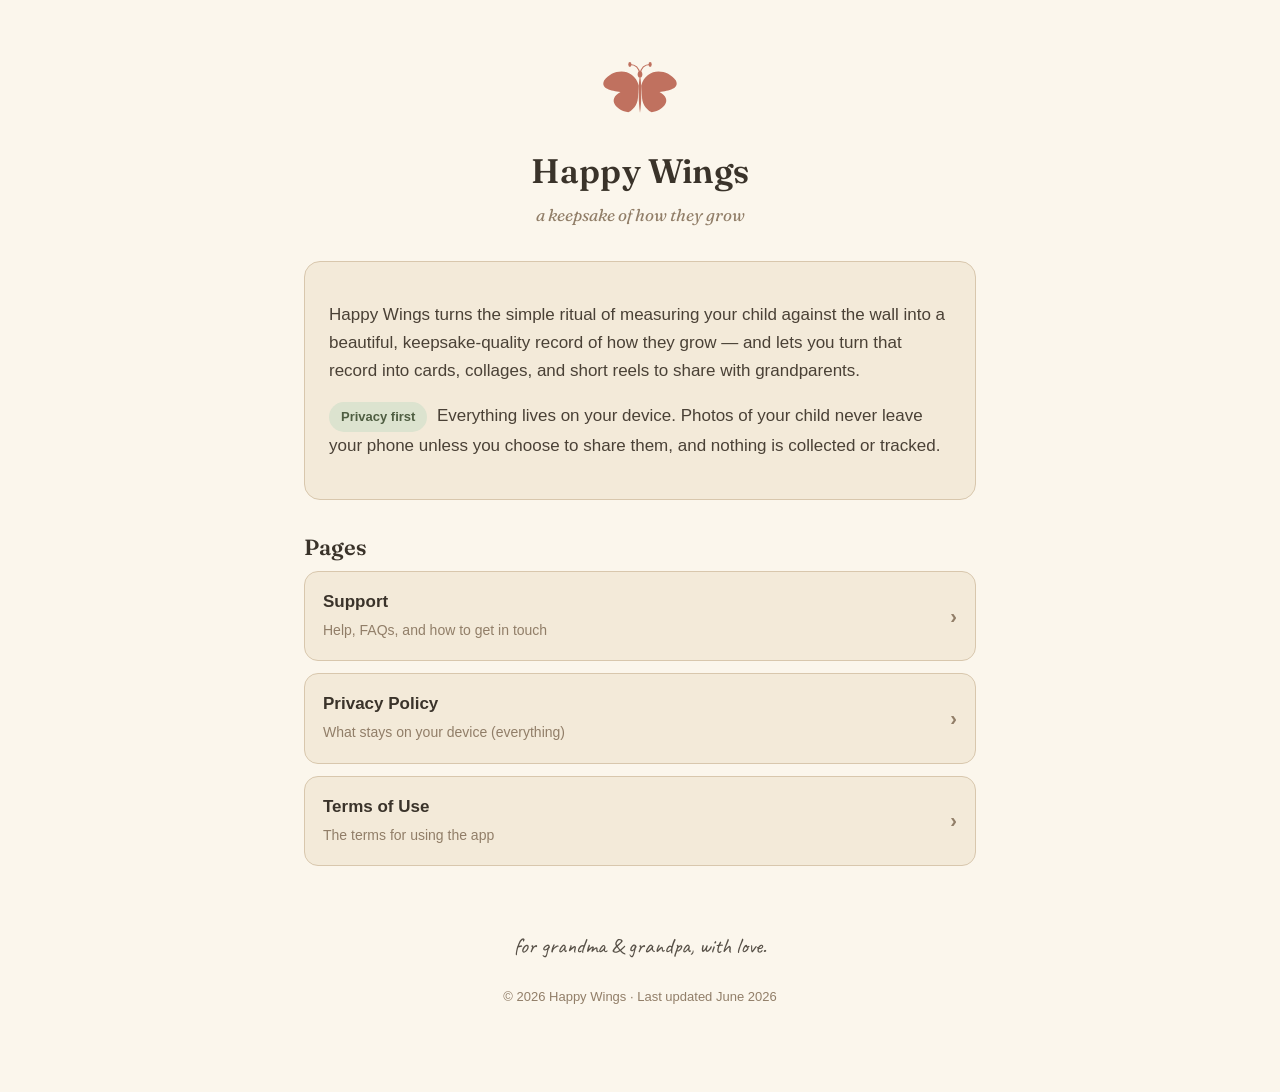
<file: index.html>
<!DOCTYPE html>
<html lang="en">
<head>
<meta charset="UTF-8">
<meta name="viewport" content="width=device-width, initial-scale=1">
<title>Happy Wings</title>
<meta name="description" content="Happy Wings — a keepsake of how they grow. Support, terms, and privacy.">
<link rel="preconnect" href="https://fonts.googleapis.com">
<link href="https://fonts.googleapis.com/css2?family=Fraunces:ital,opsz,wght@0,9..144,400;0,9..144,600;1,9..144,400&family=Caveat&display=swap" rel="stylesheet">
<link rel="stylesheet" href="style.css">
</head>
<body>
<div class="wrap">
  <header class="site">
    <svg class="wings" viewBox="0 0 200 130" xmlns="http://www.w3.org/2000/svg" aria-hidden="true">
      <g fill="currentColor">
        <path d="M 102.25 56.84 C 112.00 20.57 152.50 23.36 169.00 46.61 C 176.50 62.42 155.50 66.14 137.50 68.93 C 164.50 83.81 145.00 104.27 122.50 107.99 C 109.00 100.55 103.75 88.46 103.75 76.37 L 102.25 56.84 Z"/>
        <path d="M 97.75 56.84 C 88.00 20.57 47.50 23.36 31.00 46.61 C 23.50 62.42 44.50 66.14 62.50 68.93 C 35.50 83.81 55.00 104.27 77.50 107.99 C 91.00 100.55 96.25 88.46 96.25 76.37 L 97.75 56.84 Z"/>
        <path d="M 100.00 36.38 C 104.50 58.70 102.25 95.90 100.00 108.92 C 97.75 95.90 95.50 58.70 100.00 36.38 Z"/>
        <ellipse cx="100.00" cy="34.99" rx="4.50" ry="6.04"/>
        <path d="M 100.00 34.52 Q 103.00 15.92 119.50 15.92" stroke="currentColor" stroke-width="2.2" fill="none" stroke-linecap="round"/>
        <path d="M 100.00 34.52 Q 97.00 15.92 80.50 15.92" stroke="currentColor" stroke-width="2.2" fill="none" stroke-linecap="round"/>
        <ellipse cx="119.50" cy="15.92" rx="3.00" ry="4.65"/>
        <ellipse cx="80.50" cy="15.92" rx="3.00" ry="4.65"/>
      </g>
    </svg>
    <div class="brand">Happy Wings</div>
    <p class="tagline">a keepsake of how they grow</p>
  </header>

  <div class="card">
    <p>Happy Wings turns the simple ritual of measuring your child against the wall
    into a beautiful, keepsake-quality record of how they grow — and lets you turn
    that record into cards, collages, and short reels to share with grandparents.</p>
    <p><span class="pill">Privacy first</span> &nbsp;Everything lives on your device.
    Photos of your child never leave your phone unless you choose to share them, and
    nothing is collected or tracked.</p>
  </div>

  <h2>Pages</h2>
  <ul class="toc">
    <li><a href="support.html"><span><strong>Support</strong><br><span class="desc">Help, FAQs, and how to get in touch</span></span><span class="chev">&rsaquo;</span></a></li>
    <li><a href="privacy.html"><span><strong>Privacy Policy</strong><br><span class="desc">What stays on your device (everything)</span></span><span class="chev">&rsaquo;</span></a></li>
    <li><a href="terms.html"><span><strong>Terms of Use</strong><br><span class="desc">The terms for using the app</span></span><span class="chev">&rsaquo;</span></a></li>
  </ul>

  <footer class="site">
    <p class="signature">for grandma &amp; grandpa, with love.</p>
    <p>© 2026 Happy Wings · Last updated June 2026</p>
  </footer>
</div>
</body>
</html>
</file>
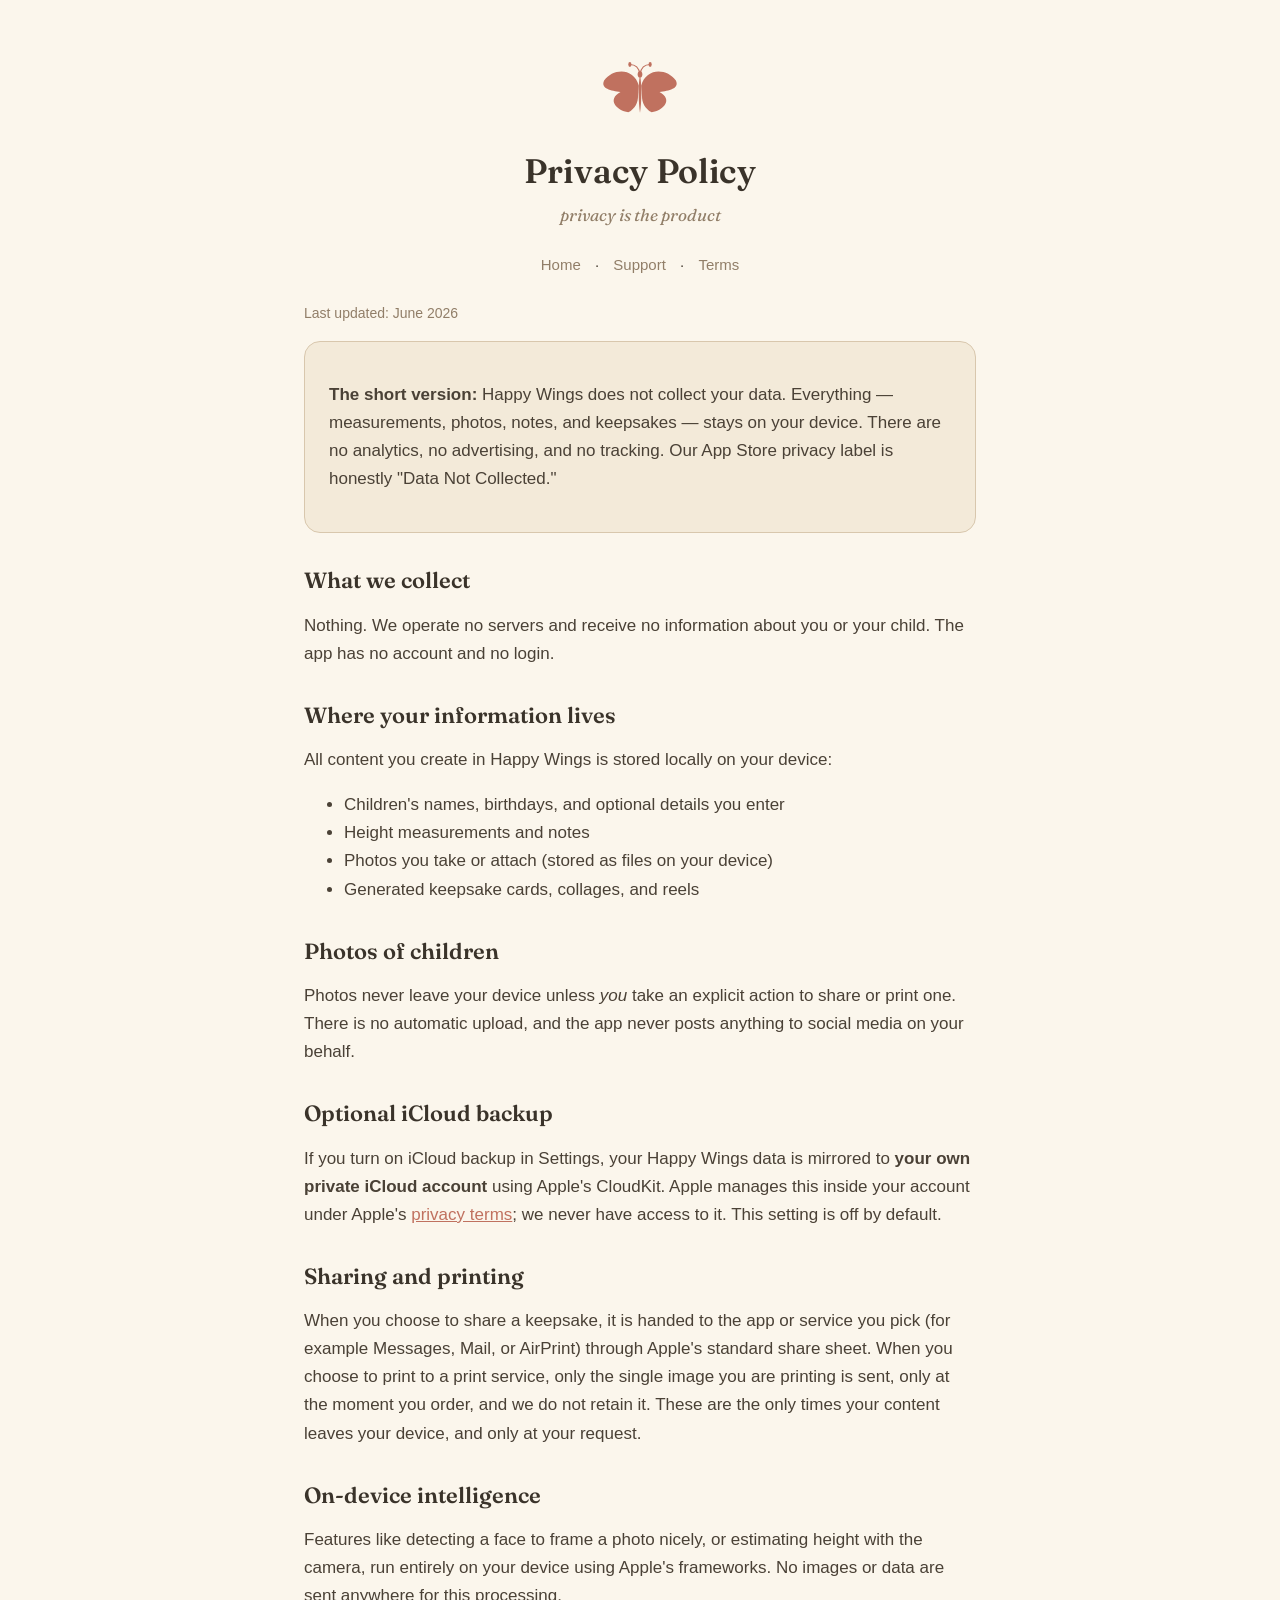
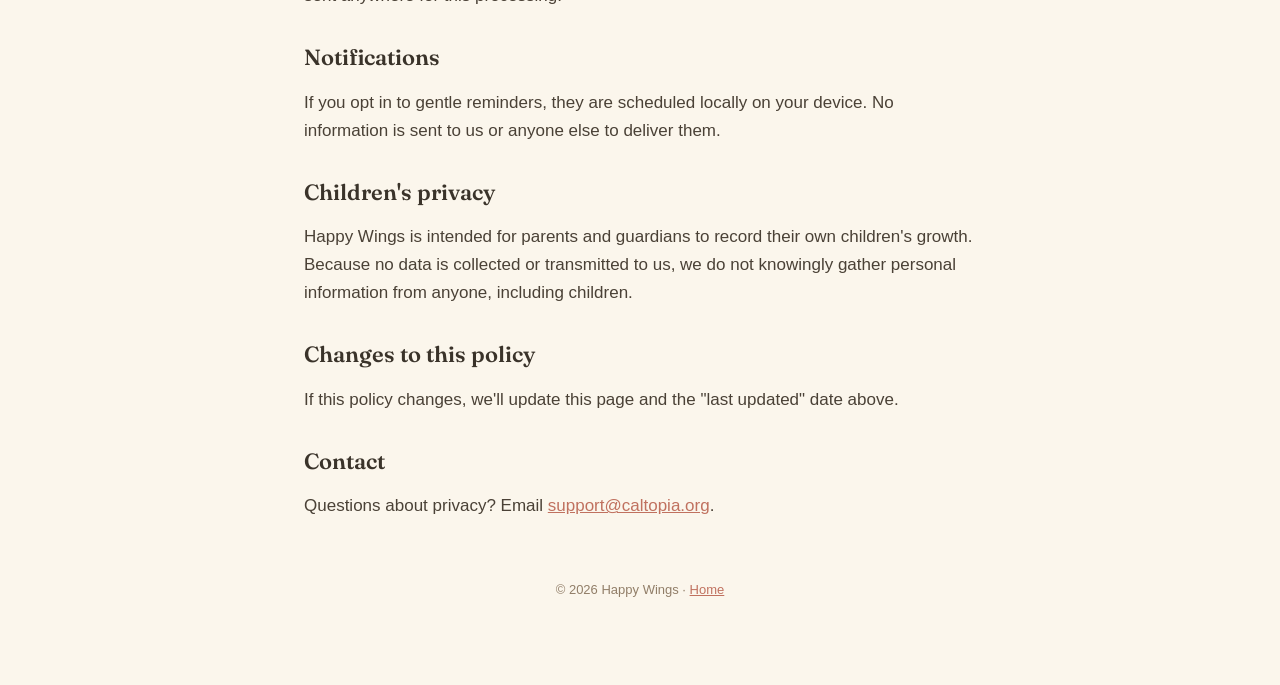
<file: privacy.html>
<!DOCTYPE html>
<html lang="en">
<head>
<meta charset="UTF-8">
<meta name="viewport" content="width=device-width, initial-scale=1">
<title>Privacy Policy · Happy Wings</title>
<meta name="description" content="Happy Wings privacy policy — data is not collected; everything stays on your device.">
<link rel="preconnect" href="https://fonts.googleapis.com">
<link href="https://fonts.googleapis.com/css2?family=Fraunces:ital,opsz,wght@0,9..144,400;0,9..144,600;1,9..144,400&family=Caveat&display=swap" rel="stylesheet">
<link rel="stylesheet" href="style.css">
</head>
<body>
<div class="wrap">
  <header class="site">
    <a href="index.html" aria-label="Happy Wings home">
      <svg class="wings" viewBox="0 0 200 130" xmlns="http://www.w3.org/2000/svg" aria-hidden="true">
      <g fill="currentColor">
        <path d="M 102.25 56.84 C 112.00 20.57 152.50 23.36 169.00 46.61 C 176.50 62.42 155.50 66.14 137.50 68.93 C 164.50 83.81 145.00 104.27 122.50 107.99 C 109.00 100.55 103.75 88.46 103.75 76.37 L 102.25 56.84 Z"/>
        <path d="M 97.75 56.84 C 88.00 20.57 47.50 23.36 31.00 46.61 C 23.50 62.42 44.50 66.14 62.50 68.93 C 35.50 83.81 55.00 104.27 77.50 107.99 C 91.00 100.55 96.25 88.46 96.25 76.37 L 97.75 56.84 Z"/>
        <path d="M 100.00 36.38 C 104.50 58.70 102.25 95.90 100.00 108.92 C 97.75 95.90 95.50 58.70 100.00 36.38 Z"/>
        <ellipse cx="100.00" cy="34.99" rx="4.50" ry="6.04"/>
        <path d="M 100.00 34.52 Q 103.00 15.92 119.50 15.92" stroke="currentColor" stroke-width="2.2" fill="none" stroke-linecap="round"/>
        <path d="M 100.00 34.52 Q 97.00 15.92 80.50 15.92" stroke="currentColor" stroke-width="2.2" fill="none" stroke-linecap="round"/>
        <ellipse cx="119.50" cy="15.92" rx="3.00" ry="4.65"/>
        <ellipse cx="80.50" cy="15.92" rx="3.00" ry="4.65"/>
      </g>
    </svg>
    </a>
    <div class="brand">Privacy Policy</div>
    <p class="tagline">privacy is the product</p>
  </header>
  <nav class="top"><a href="index.html">Home</a> · <a href="support.html">Support</a> · <a href="terms.html">Terms</a></nav>

  <p class="muted">Last updated: June 2026</p>

  <div class="card">
    <p><strong>The short version:</strong> Happy Wings does not collect your data.
    Everything — measurements, photos, notes, and keepsakes — stays on your device.
    There are no analytics, no advertising, and no tracking. Our App Store privacy
    label is honestly "Data Not Collected."</p>
  </div>

  <h2>What we collect</h2>
  <p>Nothing. We operate no servers and receive no information about you or your
  child. The app has no account and no login.</p>

  <h2>Where your information lives</h2>
  <p>All content you create in Happy Wings is stored locally on your device:</p>
  <ul>
    <li>Children's names, birthdays, and optional details you enter</li>
    <li>Height measurements and notes</li>
    <li>Photos you take or attach (stored as files on your device)</li>
    <li>Generated keepsake cards, collages, and reels</li>
  </ul>

  <h2>Photos of children</h2>
  <p>Photos never leave your device unless <em>you</em> take an explicit action to
  share or print one. There is no automatic upload, and the app never posts anything
  to social media on your behalf.</p>

  <h2>Optional iCloud backup</h2>
  <p>If you turn on iCloud backup in Settings, your Happy Wings data is mirrored to
  <strong>your own private iCloud account</strong> using Apple's CloudKit. Apple
  manages this inside your account under Apple's
  <a href="https://www.apple.com/legal/privacy/">privacy terms</a>; we never have
  access to it. This setting is off by default.</p>

  <h2>Sharing and printing</h2>
  <p>When you choose to share a keepsake, it is handed to the app or service you
  pick (for example Messages, Mail, or AirPrint) through Apple's standard share
  sheet. When you choose to print to a print service, only the single image you are
  printing is sent, only at the moment you order, and we do not retain it. These are
  the only times your content leaves your device, and only at your request.</p>

  <h2>On-device intelligence</h2>
  <p>Features like detecting a face to frame a photo nicely, or estimating height
  with the camera, run entirely on your device using Apple's frameworks. No images
  or data are sent anywhere for this processing.</p>

  <h2>Notifications</h2>
  <p>If you opt in to gentle reminders, they are scheduled locally on your device.
  No information is sent to us or anyone else to deliver them.</p>

  <h2>Children's privacy</h2>
  <p>Happy Wings is intended for parents and guardians to record their own children's
  growth. Because no data is collected or transmitted to us, we do not knowingly
  gather personal information from anyone, including children.</p>

  <h2>Changes to this policy</h2>
  <p>If this policy changes, we'll update this page and the "last updated" date above.</p>

  <h2>Contact</h2>
  <p>Questions about privacy? Email <a href="mailto:support@caltopia.org">support@caltopia.org</a>.</p>

  <footer class="site">
    <p>© 2026 Happy Wings · <a href="index.html">Home</a></p>
  </footer>
</div>
</body>
</html>
</file>
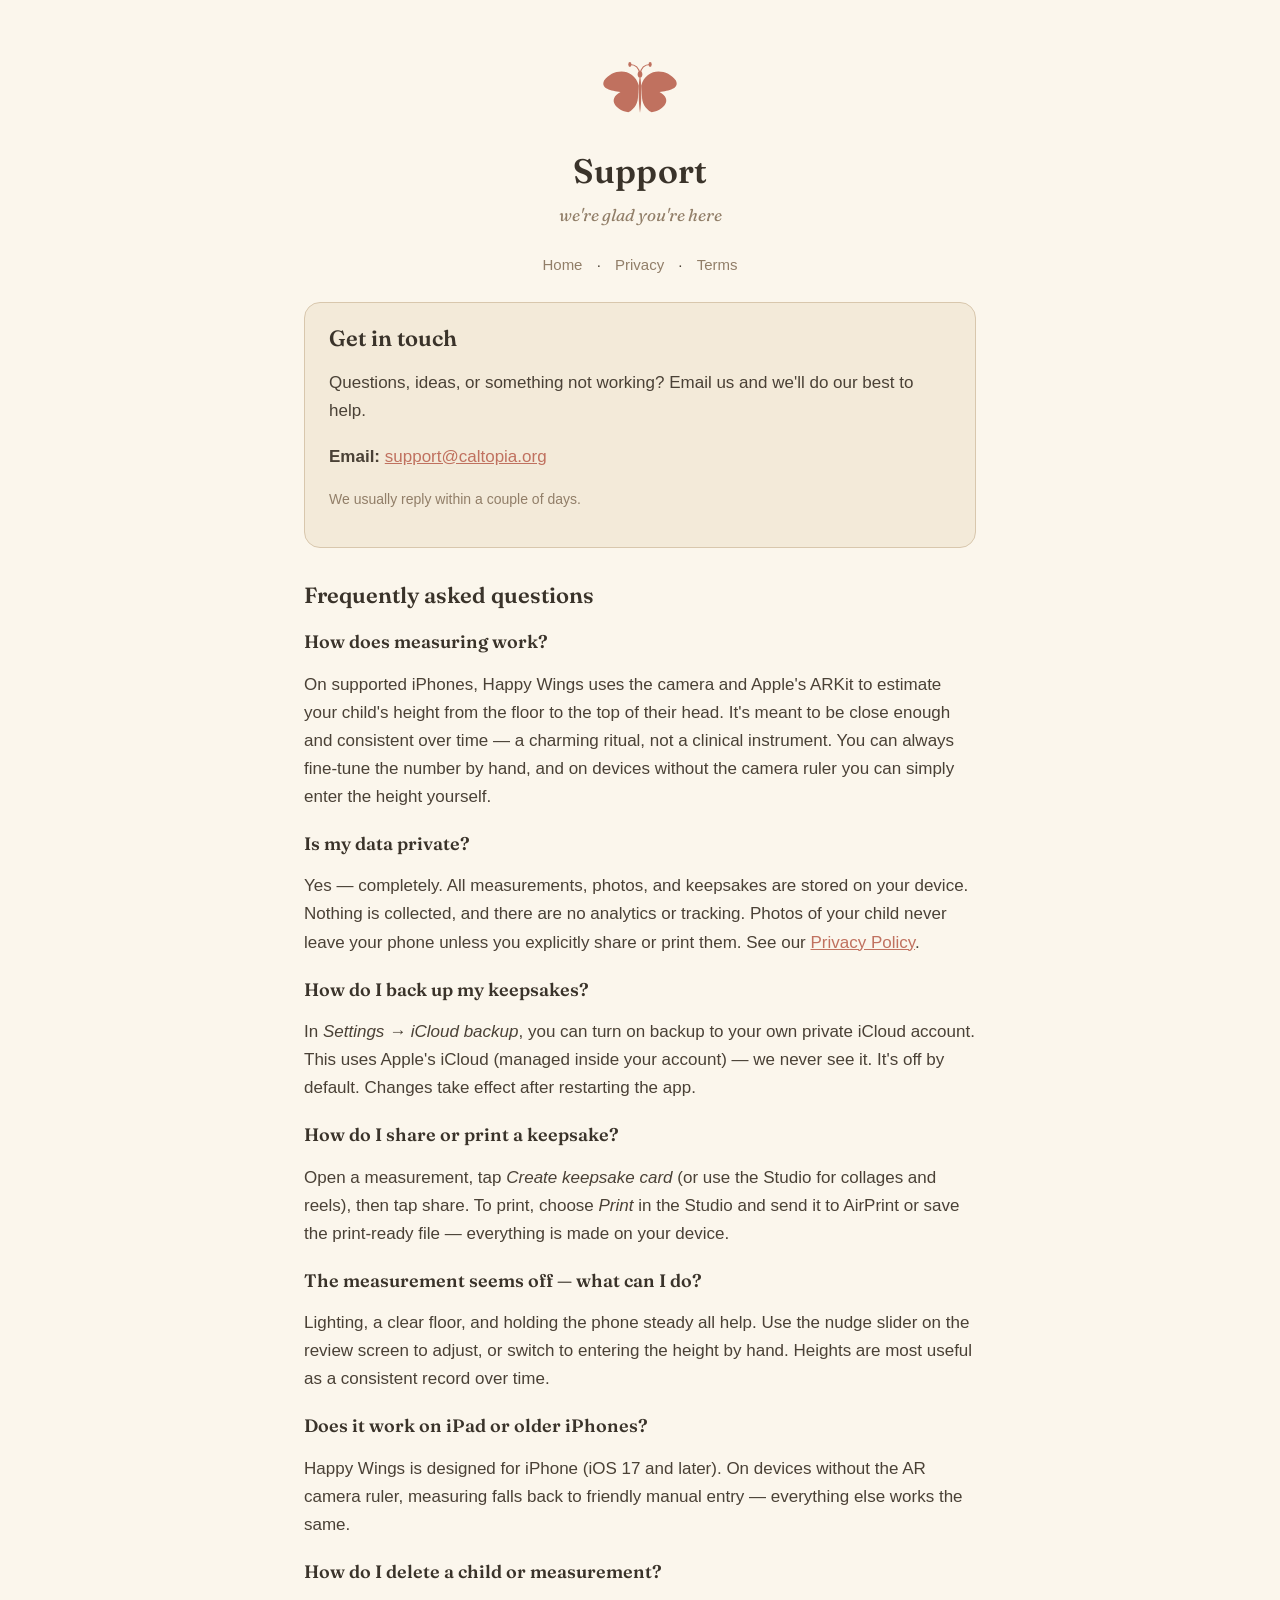
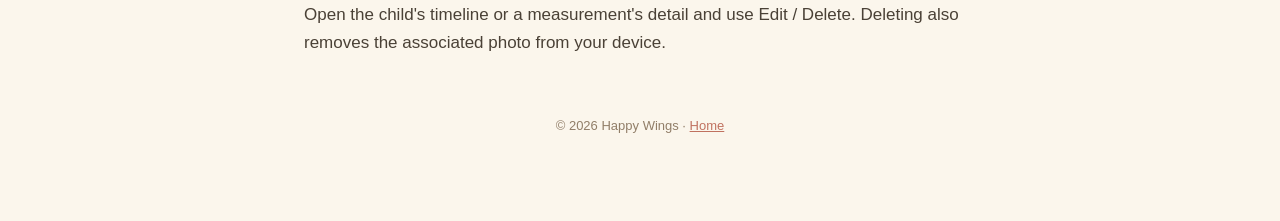
<file: support.html>
<!DOCTYPE html>
<html lang="en">
<head>
<meta charset="UTF-8">
<meta name="viewport" content="width=device-width, initial-scale=1">
<title>Support · Happy Wings</title>
<meta name="description" content="Help and answers for Happy Wings.">
<link rel="preconnect" href="https://fonts.googleapis.com">
<link href="https://fonts.googleapis.com/css2?family=Fraunces:ital,opsz,wght@0,9..144,400;0,9..144,600;1,9..144,400&family=Caveat&display=swap" rel="stylesheet">
<link rel="stylesheet" href="style.css">
</head>
<body>
<div class="wrap">
  <header class="site">
    <a href="index.html" aria-label="Happy Wings home">
      <svg class="wings" viewBox="0 0 200 130" xmlns="http://www.w3.org/2000/svg" aria-hidden="true">
      <g fill="currentColor">
        <path d="M 102.25 56.84 C 112.00 20.57 152.50 23.36 169.00 46.61 C 176.50 62.42 155.50 66.14 137.50 68.93 C 164.50 83.81 145.00 104.27 122.50 107.99 C 109.00 100.55 103.75 88.46 103.75 76.37 L 102.25 56.84 Z"/>
        <path d="M 97.75 56.84 C 88.00 20.57 47.50 23.36 31.00 46.61 C 23.50 62.42 44.50 66.14 62.50 68.93 C 35.50 83.81 55.00 104.27 77.50 107.99 C 91.00 100.55 96.25 88.46 96.25 76.37 L 97.75 56.84 Z"/>
        <path d="M 100.00 36.38 C 104.50 58.70 102.25 95.90 100.00 108.92 C 97.75 95.90 95.50 58.70 100.00 36.38 Z"/>
        <ellipse cx="100.00" cy="34.99" rx="4.50" ry="6.04"/>
        <path d="M 100.00 34.52 Q 103.00 15.92 119.50 15.92" stroke="currentColor" stroke-width="2.2" fill="none" stroke-linecap="round"/>
        <path d="M 100.00 34.52 Q 97.00 15.92 80.50 15.92" stroke="currentColor" stroke-width="2.2" fill="none" stroke-linecap="round"/>
        <ellipse cx="119.50" cy="15.92" rx="3.00" ry="4.65"/>
        <ellipse cx="80.50" cy="15.92" rx="3.00" ry="4.65"/>
      </g>
    </svg>
    </a>
    <div class="brand">Support</div>
    <p class="tagline">we're glad you're here</p>
  </header>
  <nav class="top"><a href="index.html">Home</a> · <a href="privacy.html">Privacy</a> · <a href="terms.html">Terms</a></nav>

  <div class="card">
    <h2 style="margin-top:0">Get in touch</h2>
    <p>Questions, ideas, or something not working? Email us and we'll do our best to help.</p>
    <p><strong>Email:</strong> <a href="mailto:support@caltopia.org">support@caltopia.org</a></p>
    <p class="muted">We usually reply within a couple of days.</p>
  </div>

  <h2>Frequently asked questions</h2>

  <h3>How does measuring work?</h3>
  <p>On supported iPhones, Happy Wings uses the camera and Apple's ARKit to estimate
  your child's height from the floor to the top of their head. It's meant to be
  close enough and consistent over time — a charming ritual, not a clinical
  instrument. You can always fine-tune the number by hand, and on devices without
  the camera ruler you can simply enter the height yourself.</p>

  <h3>Is my data private?</h3>
  <p>Yes — completely. All measurements, photos, and keepsakes are stored on your
  device. Nothing is collected, and there are no analytics or tracking. Photos of
  your child never leave your phone unless you explicitly share or print them. See
  our <a href="privacy.html">Privacy Policy</a>.</p>

  <h3>How do I back up my keepsakes?</h3>
  <p>In <em>Settings → iCloud backup</em>, you can turn on backup to your own private
  iCloud account. This uses Apple's iCloud (managed inside your account) — we never
  see it. It's off by default. Changes take effect after restarting the app.</p>

  <h3>How do I share or print a keepsake?</h3>
  <p>Open a measurement, tap <em>Create keepsake card</em> (or use the Studio for
  collages and reels), then tap share. To print, choose <em>Print</em> in the Studio
  and send it to AirPrint or save the print-ready file — everything is made on your
  device.</p>

  <h3>The measurement seems off — what can I do?</h3>
  <p>Lighting, a clear floor, and holding the phone steady all help. Use the nudge
  slider on the review screen to adjust, or switch to entering the height by hand.
  Heights are most useful as a consistent record over time.</p>

  <h3>Does it work on iPad or older iPhones?</h3>
  <p>Happy Wings is designed for iPhone (iOS 17 and later). On devices without the AR
  camera ruler, measuring falls back to friendly manual entry — everything else works
  the same.</p>

  <h3>How do I delete a child or measurement?</h3>
  <p>Open the child's timeline or a measurement's detail and use Edit / Delete.
  Deleting also removes the associated photo from your device.</p>

  <footer class="site">
    <p>© 2026 Happy Wings · <a href="index.html">Home</a></p>
  </footer>
</div>
</body>
</html>
</file>
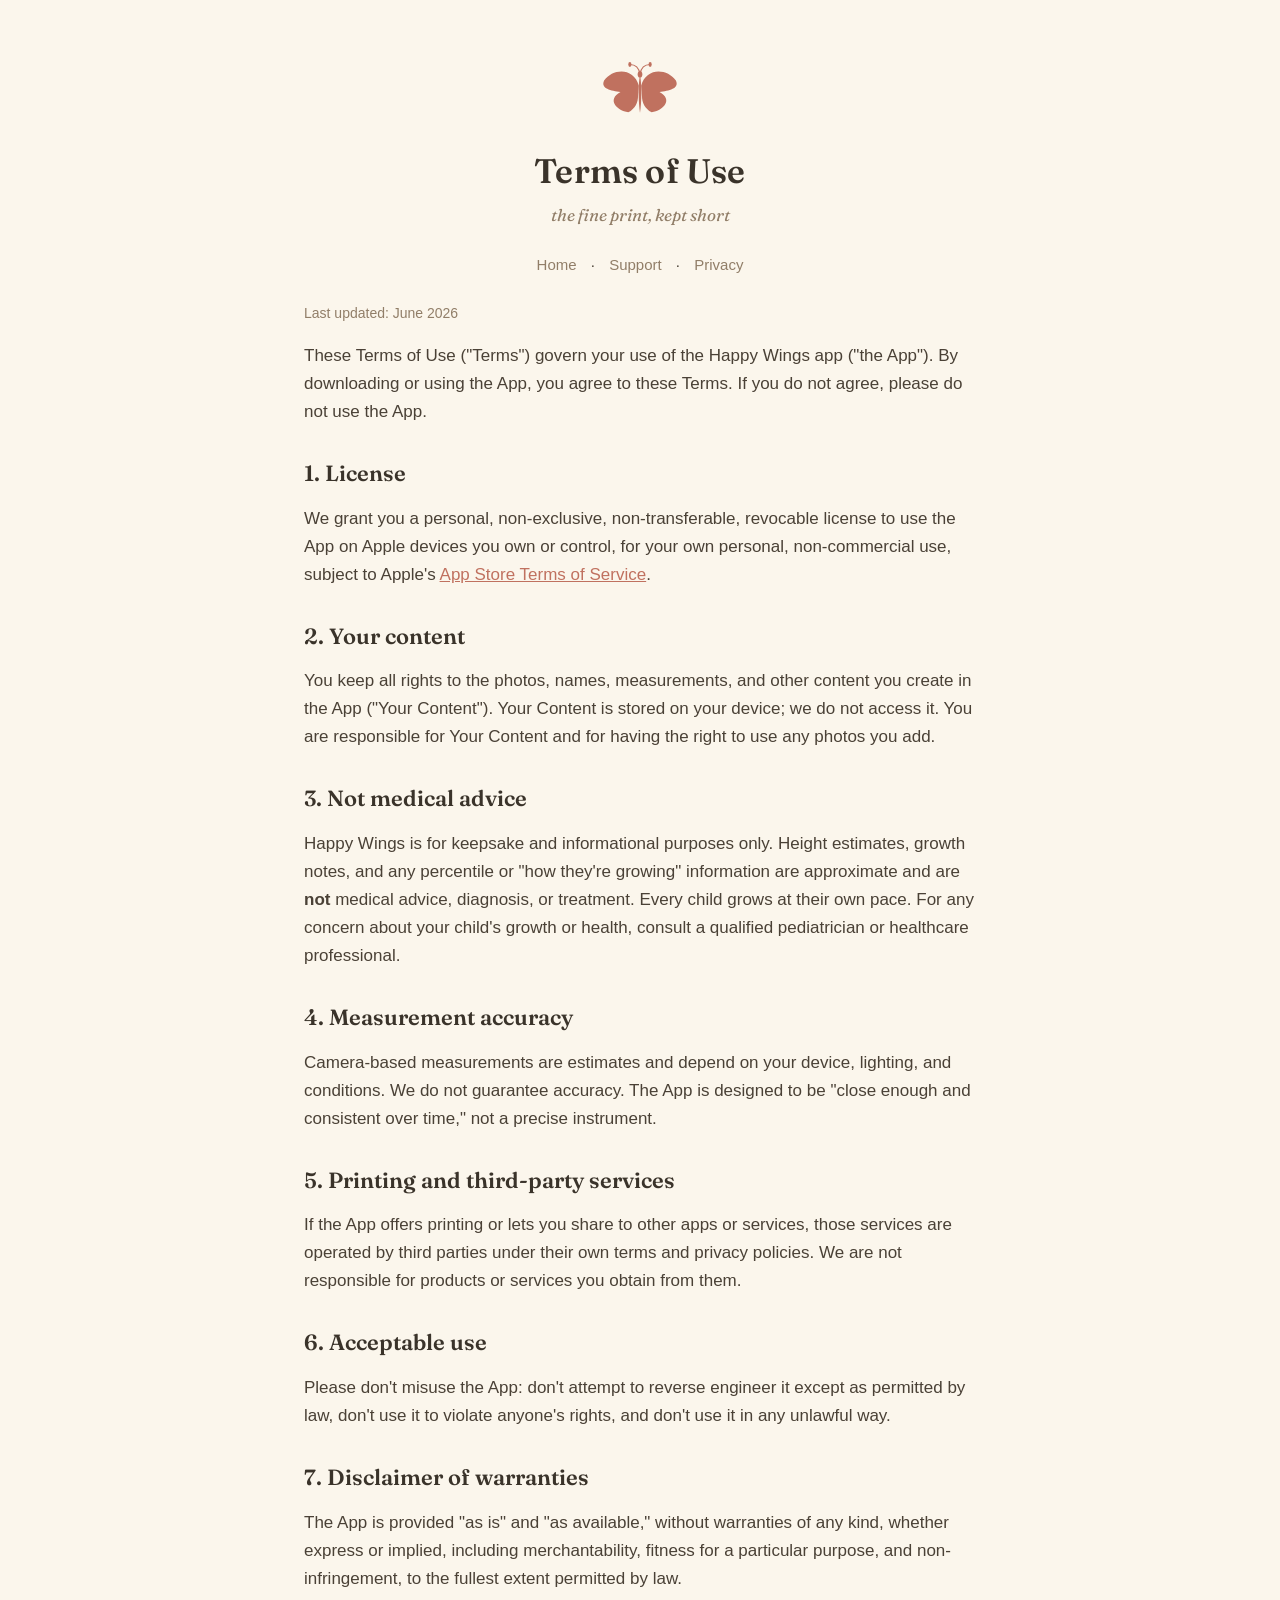
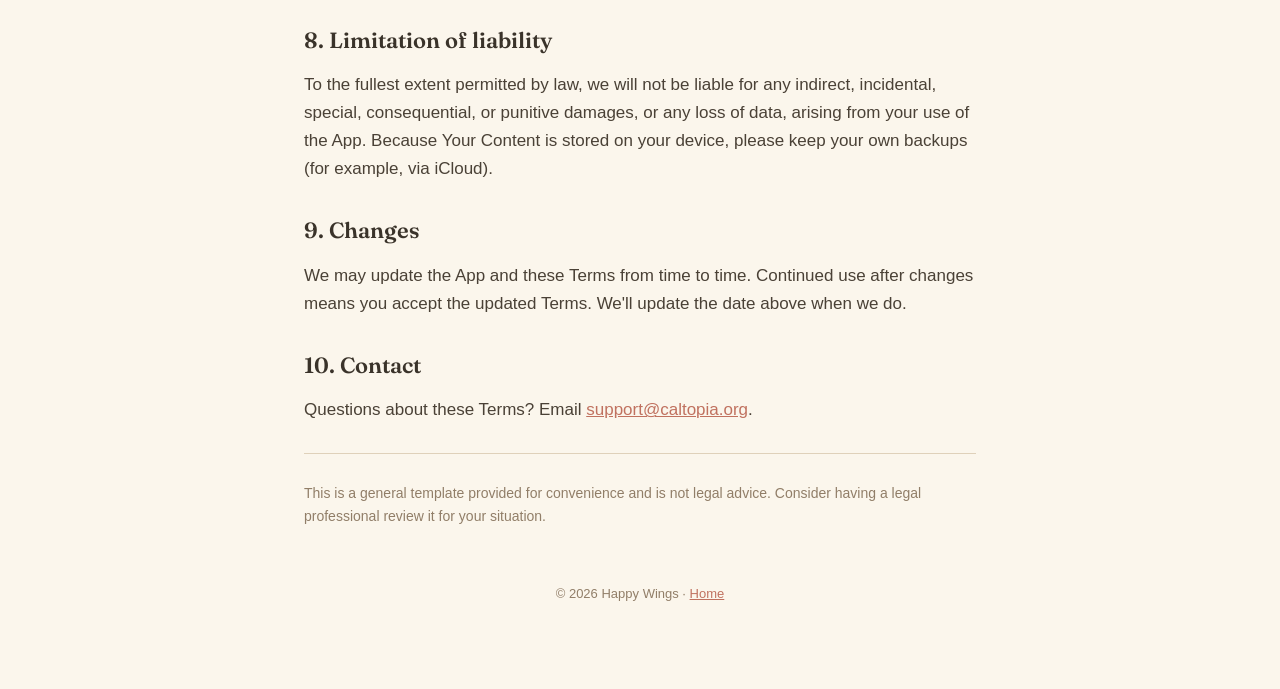
<file: terms.html>
<!DOCTYPE html>
<html lang="en">
<head>
<meta charset="UTF-8">
<meta name="viewport" content="width=device-width, initial-scale=1">
<title>Terms of Use · Happy Wings</title>
<meta name="description" content="Terms of Use for the Happy Wings app.">
<link rel="preconnect" href="https://fonts.googleapis.com">
<link href="https://fonts.googleapis.com/css2?family=Fraunces:ital,opsz,wght@0,9..144,400;0,9..144,600;1,9..144,400&family=Caveat&display=swap" rel="stylesheet">
<link rel="stylesheet" href="style.css">
</head>
<body>
<div class="wrap">
  <header class="site">
    <a href="index.html" aria-label="Happy Wings home">
      <svg class="wings" viewBox="0 0 200 130" xmlns="http://www.w3.org/2000/svg" aria-hidden="true">
      <g fill="currentColor">
        <path d="M 102.25 56.84 C 112.00 20.57 152.50 23.36 169.00 46.61 C 176.50 62.42 155.50 66.14 137.50 68.93 C 164.50 83.81 145.00 104.27 122.50 107.99 C 109.00 100.55 103.75 88.46 103.75 76.37 L 102.25 56.84 Z"/>
        <path d="M 97.75 56.84 C 88.00 20.57 47.50 23.36 31.00 46.61 C 23.50 62.42 44.50 66.14 62.50 68.93 C 35.50 83.81 55.00 104.27 77.50 107.99 C 91.00 100.55 96.25 88.46 96.25 76.37 L 97.75 56.84 Z"/>
        <path d="M 100.00 36.38 C 104.50 58.70 102.25 95.90 100.00 108.92 C 97.75 95.90 95.50 58.70 100.00 36.38 Z"/>
        <ellipse cx="100.00" cy="34.99" rx="4.50" ry="6.04"/>
        <path d="M 100.00 34.52 Q 103.00 15.92 119.50 15.92" stroke="currentColor" stroke-width="2.2" fill="none" stroke-linecap="round"/>
        <path d="M 100.00 34.52 Q 97.00 15.92 80.50 15.92" stroke="currentColor" stroke-width="2.2" fill="none" stroke-linecap="round"/>
        <ellipse cx="119.50" cy="15.92" rx="3.00" ry="4.65"/>
        <ellipse cx="80.50" cy="15.92" rx="3.00" ry="4.65"/>
      </g>
    </svg>
    </a>
    <div class="brand">Terms of Use</div>
    <p class="tagline">the fine print, kept short</p>
  </header>
  <nav class="top"><a href="index.html">Home</a> · <a href="support.html">Support</a> · <a href="privacy.html">Privacy</a></nav>

  <p class="muted">Last updated: June 2026</p>

  <p>These Terms of Use ("Terms") govern your use of the Happy Wings app ("the App").
  By downloading or using the App, you agree to these Terms. If you do not agree,
  please do not use the App.</p>

  <h2>1. License</h2>
  <p>We grant you a personal, non-exclusive, non-transferable, revocable license to
  use the App on Apple devices you own or control, for your own personal,
  non-commercial use, subject to Apple's
  <a href="https://www.apple.com/legal/internet-services/itunes/">App Store Terms of Service</a>.</p>

  <h2>2. Your content</h2>
  <p>You keep all rights to the photos, names, measurements, and other content you
  create in the App ("Your Content"). Your Content is stored on your device; we do
  not access it. You are responsible for Your Content and for having the right to use
  any photos you add.</p>

  <h2>3. Not medical advice</h2>
  <p>Happy Wings is for keepsake and informational purposes only. Height estimates,
  growth notes, and any percentile or "how they're growing" information are
  approximate and are <strong>not</strong> medical advice, diagnosis, or treatment.
  Every child grows at their own pace. For any concern about your child's growth or
  health, consult a qualified pediatrician or healthcare professional.</p>

  <h2>4. Measurement accuracy</h2>
  <p>Camera-based measurements are estimates and depend on your device, lighting, and
  conditions. We do not guarantee accuracy. The App is designed to be "close enough
  and consistent over time," not a precise instrument.</p>

  <h2>5. Printing and third-party services</h2>
  <p>If the App offers printing or lets you share to other apps or services, those
  services are operated by third parties under their own terms and privacy policies.
  We are not responsible for products or services you obtain from them.</p>

  <h2>6. Acceptable use</h2>
  <p>Please don't misuse the App: don't attempt to reverse engineer it except as
  permitted by law, don't use it to violate anyone's rights, and don't use it in any
  unlawful way.</p>

  <h2>7. Disclaimer of warranties</h2>
  <p>The App is provided "as is" and "as available," without warranties of any kind,
  whether express or implied, including merchantability, fitness for a particular
  purpose, and non-infringement, to the fullest extent permitted by law.</p>

  <h2>8. Limitation of liability</h2>
  <p>To the fullest extent permitted by law, we will not be liable for any indirect,
  incidental, special, consequential, or punitive damages, or any loss of data,
  arising from your use of the App. Because Your Content is stored on your device,
  please keep your own backups (for example, via iCloud).</p>

  <h2>9. Changes</h2>
  <p>We may update the App and these Terms from time to time. Continued use after
  changes means you accept the updated Terms. We'll update the date above when we do.</p>

  <h2>10. Contact</h2>
  <p>Questions about these Terms? Email
  <a href="mailto:support@caltopia.org">support@caltopia.org</a>.</p>

  <hr>
  <p class="muted">This is a general template provided for convenience and is not
  legal advice. Consider having a legal professional review it for your situation.</p>

  <footer class="site">
    <p>© 2026 Happy Wings · <a href="index.html">Home</a></p>
  </footer>
</div>
</body>
</html>
</file>
<file: style.css>
:root {
  --paper: #F3EAD9;
  --paper-light: #FBF6EC;
  --frame-line: #CDBA9A;
  --card-border: #D8C7AD;
  --ink-heading: #3A332A;
  --ink-body: #4A4136;
  --ink-muted: #917E68;
  --rose-deep: #C0715F;
  --rose: #C97B6E;
  --sage: #8AA17F;
  --sage-pill: #DCE3CF;
  --sage-ink: #4F5E42;
}

* { box-sizing: border-box; }

html { -webkit-text-size-adjust: 100%; }

body {
  margin: 0;
  background: var(--paper-light);
  color: var(--ink-body);
  font-family: -apple-system, BlinkMacSystemFont, "Segoe UI", Roboto, Helvetica, Arial, sans-serif;
  font-size: 17px;
  line-height: 1.65;
}

.wrap {
  max-width: 720px;
  margin: 0 auto;
  padding: 40px 24px 72px;
}

header.site {
  text-align: center;
  padding: 16px 0 8px;
}

.wings {
  width: 104px;
  height: 68px;
  color: var(--rose-deep);
  display: inline-block;
}

.brand {
  font-family: "Fraunces", Georgia, "Times New Roman", serif;
  font-weight: 600;
  font-size: 34px;
  color: var(--ink-heading);
  margin: 10px 0 2px;
  letter-spacing: 0.2px;
}

.tagline {
  font-family: "Fraunces", Georgia, serif;
  font-style: italic;
  color: var(--ink-muted);
  margin: 0 0 8px;
}

nav.top {
  text-align: center;
  margin: 8px 0 24px;
  font-size: 15px;
}
nav.top a {
  color: var(--ink-muted);
  text-decoration: none;
  margin: 0 10px;
}
nav.top a:hover { color: var(--rose-deep); }

h1, h2, h3 {
  font-family: "Fraunces", Georgia, "Times New Roman", serif;
  color: var(--ink-heading);
  font-weight: 600;
  line-height: 1.25;
}
h1 { font-size: 30px; margin: 8px 0 6px; }
h2 { font-size: 22px; margin: 34px 0 10px; }
h3 { font-size: 18px; margin: 22px 0 6px; }

a { color: var(--rose-deep); }

.card {
  background: var(--paper);
  border: 1px solid var(--card-border);
  border-radius: 16px;
  padding: 22px 24px;
  margin: 16px 0;
}

.toc {
  list-style: none;
  padding: 0;
  margin: 8px 0 0;
}
.toc li { margin: 0; }
.toc a {
  display: flex;
  align-items: center;
  justify-content: space-between;
  gap: 12px;
  padding: 16px 18px;
  background: var(--paper);
  border: 1px solid var(--card-border);
  border-radius: 14px;
  margin-bottom: 12px;
  text-decoration: none;
  color: var(--ink-heading);
  font-weight: 600;
}
.toc a:hover { border-color: var(--rose-deep); }
.toc .desc { font-weight: 400; color: var(--ink-muted); font-size: 14px; }
.toc .chev { color: var(--ink-muted); font-size: 20px; }

.pill {
  display: inline-block;
  background: var(--sage-pill);
  color: var(--sage-ink);
  border-radius: 999px;
  padding: 4px 12px;
  font-size: 13px;
  font-weight: 600;
}

.muted { color: var(--ink-muted); font-size: 14px; }

hr {
  border: none;
  border-top: 1px solid var(--frame-line);
  margin: 28px 0;
  opacity: 0.6;
}

footer.site {
  text-align: center;
  color: var(--ink-muted);
  font-size: 13px;
  padding-top: 28px;
}

.signature {
  font-family: "Caveat", "Fraunces", cursive, serif;
  font-size: 22px;
  color: var(--ink-heading);
  opacity: 0.85;
}

code, .mono { font-family: ui-monospace, SFMono-Regular, Menlo, monospace; font-size: 0.9em; }
</file>
